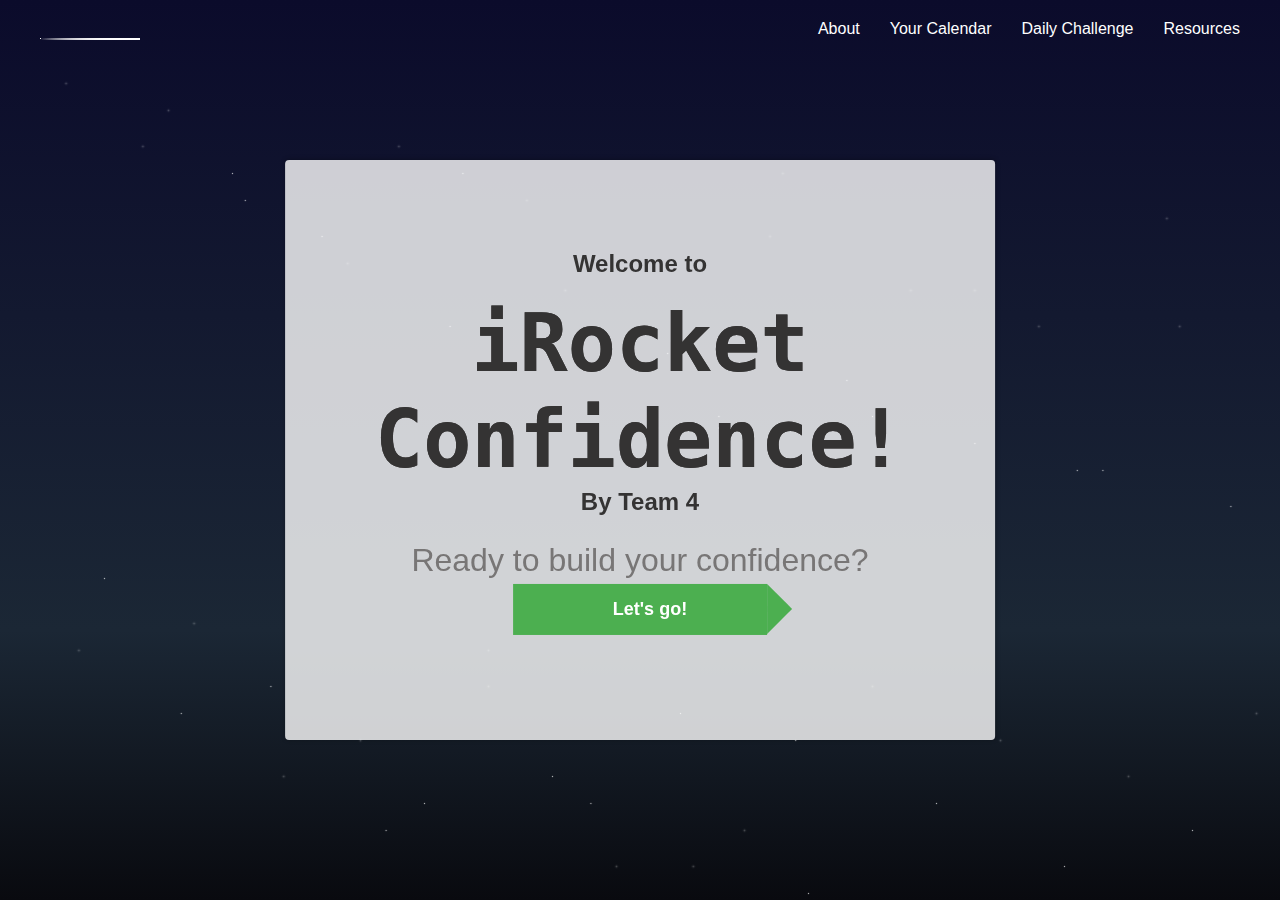
<file: index.html>
<!-- 
  iRocket Confidence | Home Page
  Purpose: This is the landing page for iRocket Confidence. It introduces the platform.
-->
<!DOCTYPE html>
<html lang="en">
<head>
  <!-- Ensures responsive design on all screen sizes -->
  <meta name="viewport" content="width=device-width, initial-scale=1.0"/>
  <!-- Page title shown in browser tab -->
  <title>Rocket Confidence | Home</title>
  <!-- Link to external stylesheet for homepage styling -->
  <link rel="stylesheet" href="index.css" />
</head>
<body>
  <!-- Navigation bar providing access to other key pages -->
  <nav>
    <ul>
      <li><a href="./about.html">About</a></li>
      <li><a href="./calendar.html">Your Calendar</a></li>
      <li><a href="./challenge.html">Daily Challenge</a></li>
      <li><a href="./resources.html">Resources</a></li>
    </ul>

<!-- Animated Background Effects -->
<div class="stars"></div>
<div class="shooting-star"></div>
<div class="shooting-star"></div>
<div class="shooting-star"></div>
<div class="shooting-star"></div>
<div class="shooting-star"></div>

<!-- Main content section -->
<div class="content">
    <!-- Welcome text and team credit -->
    <div class="intro">
      <h2>Welcome to</h2>
      <br><h1>iRocket Confidence!<span class="dot"></span>
      <br><h2>By <span class="name">Team 4</span></h2>
      <p>Ready to build your confidence?</p> 
      <a href="instructions.html">
        <button class="arrow-btn">Let's go!&nbsp;&nbsp;&nbsp;&nbsp;&nbsp;&nbsp;</button>
        </a>
    </div>
</div>

<!-- End of body content -->
</body>
</html>
</file>
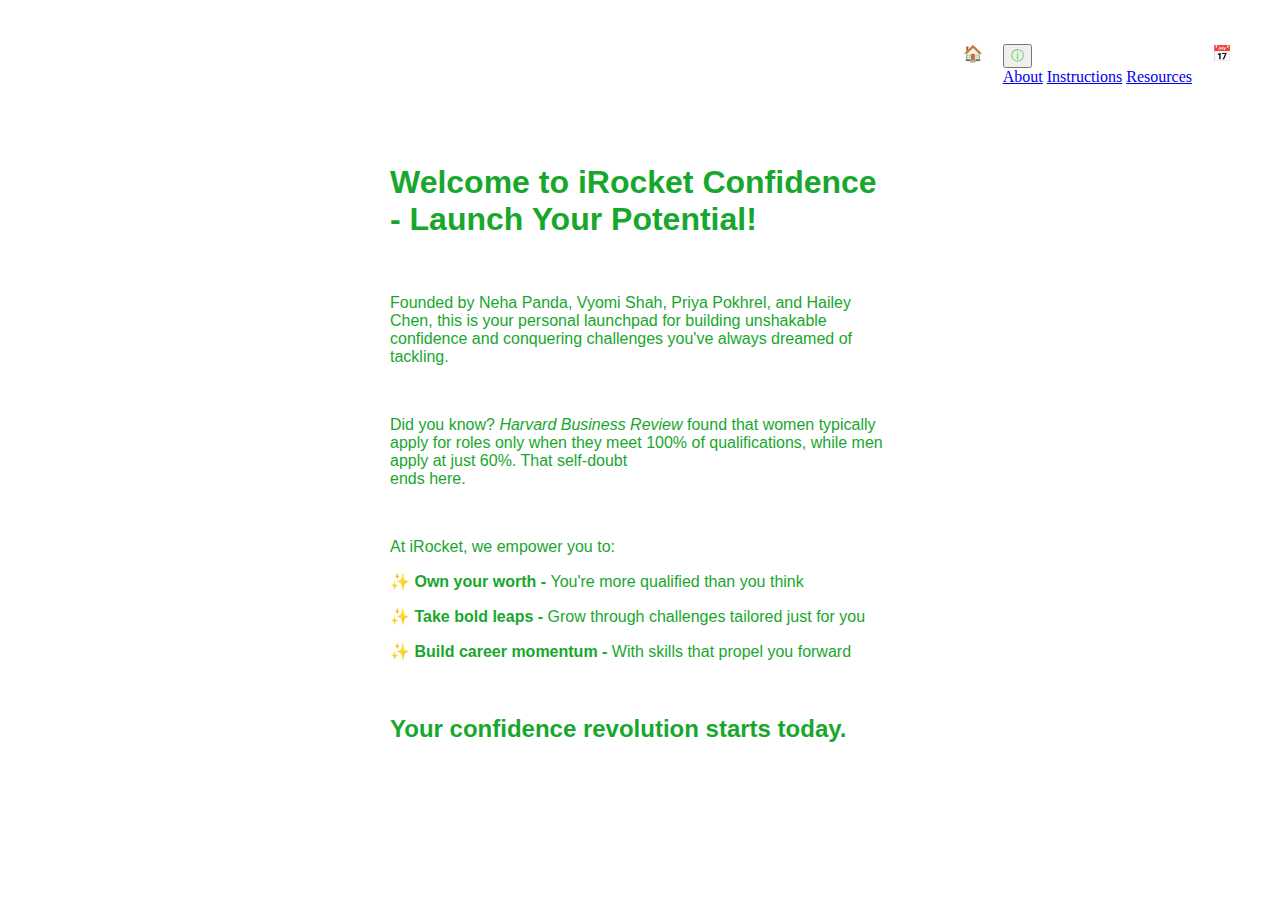
<file: about.html>
<!-- 
  iRocket Confidence | About Page
  Purpose: Introduces the team and mission behind iRocket Confidence. 
-->
<!DOCTYPE html>
<html>
    <head>
      <!-- Page title displayed in the browser tab -->
      <title>iRocket Confidence | About Us</title>
    </head>
    <body>
    <!-- Main navigation bar for page links -->
      <nav>
        <ul>
          <li><a href="./index.html"><span class="emoji">&#127968;</span></a></li>
          <div class="dropdown">
          <li><button class="dropbtn"><a href="./about.html"><span class="emoji1">&#9432;</span></a></li></button>
          <div class="dropdown-content">
            <a href="./about.html">About</a>
            <a href="./instructions.html">Instructions</a>
            <a href="./resources.html">Resources</a>
          </div>
      </div>
      <li><a href="./calendar.html"><span class="emoji">&#128197;</span></a></li>
        </ul>
      </nav>
    <main>
      <!--Main container for about content -->
      <div class="about-box">
      <!-- Page headline -->
      <h1><b>Welcome to iRocket Confidence - Launch Your Potential!</b></h1>
      </br>
      <!-- External CSS file for styling this page -->
      <link rel="stylesheet" href="about.css" />
      <div class="about">
          <!-- Intro paragraph about the team and platform purpose -->
          <p>Founded by Neha Panda, Vyomi Shah, Priya Pokhrel, and Hailey Chen, this is your personal launchpad for building unshakable confidence and conquering challenges you've always dreamed of tackling.</p> 
          </br>
          <p>Did you know? <i>Harvard Business Review</i> found that women typically apply for roles only when they meet 100% of qualifications, while men apply at just 60%. That self-doubt<br/>ends here.</p>
        </br>
          <p>At iRocket, we empower you to:</p>
          <p>&#10024; <b>Own your worth - </b>You're more qualified than you think</p>
          <p>&#10024; <b>Take bold leaps - </b>Grow through challenges tailored just for you</p>
          <p>&#10024; <b>Build career momentum - </b>With skills that propel you forward</p>
      </br>
          <h2><b>Your confidence revolution starts today.</b></h2>
        </div>
      </main>
    </div>
    </body>
</html>
</file>
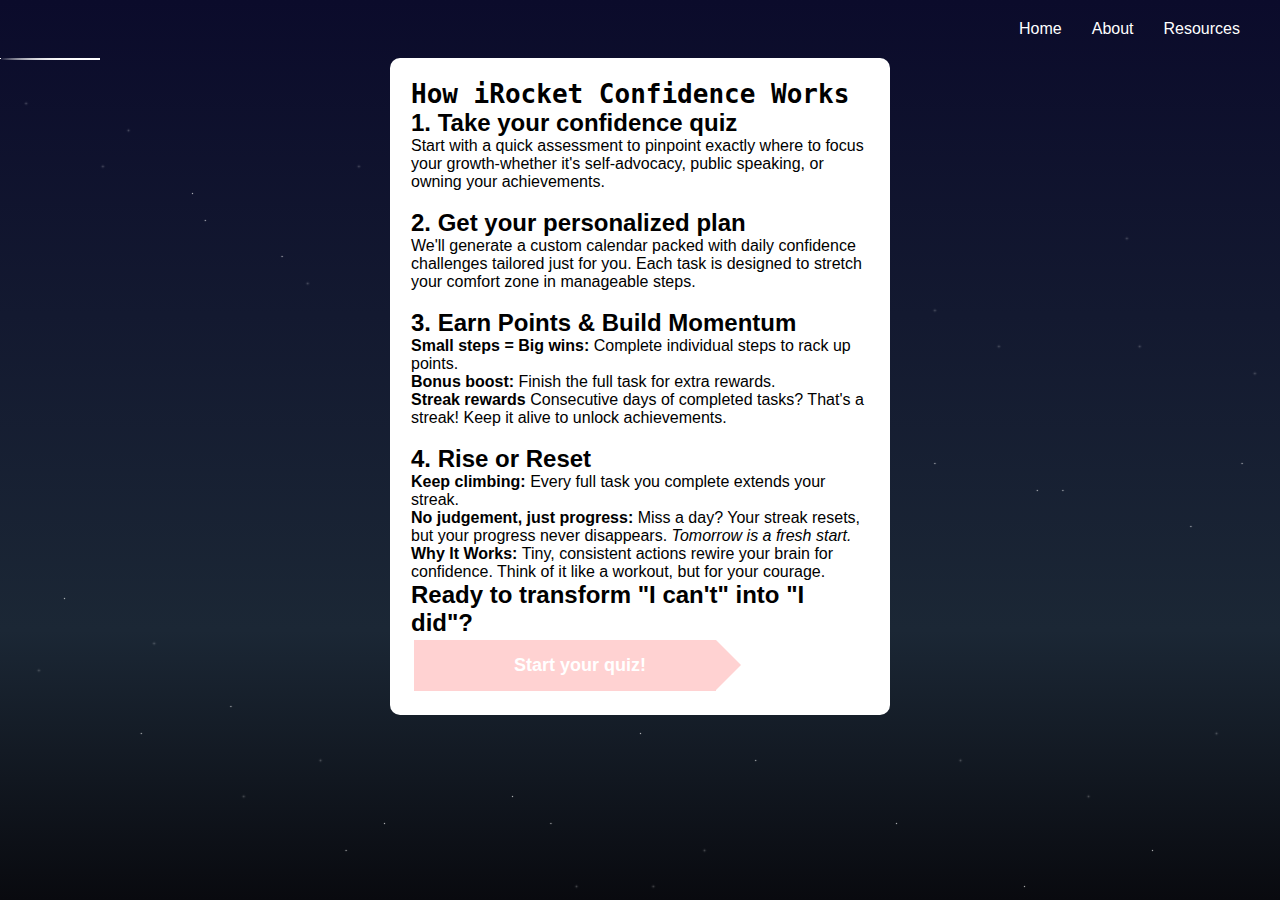
<file: instructions.html>
<!-- 
  iRocket Confidence | Instructions Page
  Purpose: Guides users through how the program works, from taking the quiz to earning points.
-->
 <!DOCTYPE html>
<html>
    <head>
        <!-- Sets the title in the browser tab -->
        <title>iRocket Confidence | Instructions</title>
        <!-- Links to the external CSS file for styling this page -->
        <link rel="stylesheet" href="instructions.css" />
    </head>
    <body>
      <!-- Navigation bar for accessing other main pages -->
      <nav>
        <ul>
          <li><a href="./index.html">Home</a></li>
          <li><a href="./about.html">About</a></li>
          <li><a href="./resources.html">Resources</a></li>
        </ul>
      </nav>
      <!-- Animated Background Effects -->
      <div class="stars"></div>
      <div class="shooting-star"></div>
      <div class="shooting-star"></div>
      <div class="shooting-star"></div>
      <div class="shooting-star"></div>
      <div class="shooting-star"></div>
        <!-- Main content container -->
        <div class="instruction-box">
          <!-- Page heading -->
          <h1>How iRocket Confidence Works</h1>
          <!-- Main Body Text -->
          <div class="instructions">
            <!-- Step 1: Taking the initial confidence quiz -->
            <h2><b>1. Take your confidence quiz</b></h2>
            <p>Start with a quick assessment to pinpoint exactly where to focus your growth-whether it's self-advocacy, public speaking, or owning your achievements.</p>
            <br>
            <!-- Step 2: Getting a custom growth plan -->
            <h2><b>2. Get your personalized plan</b></h2>
            <p>We'll generate a custom calendar packed with daily confidence challenges tailored just for you. Each task is designed to stretch your comfort zone in manageable steps.</p>
            <br>
            <!-- Step 3: Earning points and building a streak -->
            <h2><b>3. Earn Points & Build Momentum</b></h2>
            <p><b>Small steps = Big wins:</b> Complete individual steps to rack up points.</p>
            <p><b>Bonus boost:</b> Finish the full task for extra rewards.</p>
            <p><b>Streak rewards</b> Consecutive days of completed tasks? That's a streak! Keep it alive to unlock achievements.</p>
            <br>
            <!-- Step 4: Streaks and resets explained -->
            <h2><b>4. Rise or Reset</b></h2>
            <p><b>Keep climbing:</b> Every full task you complete extends your streak.</p>
            <p><b>No judgement, just progress:</b> Miss a day? Your streak resets, but your progress never disappears. <i>Tomorrow is a fresh start.</i></p>
            <p><b>Why It Works: </b>Tiny, consistent actions rewire your brain for confidence. Think of it like a workout, but for your courage.</p>
            <!-- Closing call to action -->
            <h2><b>Ready to transform "I can't" into "I did"?</b></h2>
            <!-- Button to begin the quiz -->
            <a href="quiz.html">
              <button class="rectangle-btn">Start your quiz!&nbsp;&nbsp;&nbsp;&nbsp;</button>
              </a>
          </div>
        </div>
    </div>
    <!-- Spacer for visual balance at the bottom of the page -->
    <br>
    <br>
  </body>
</html>
</file>
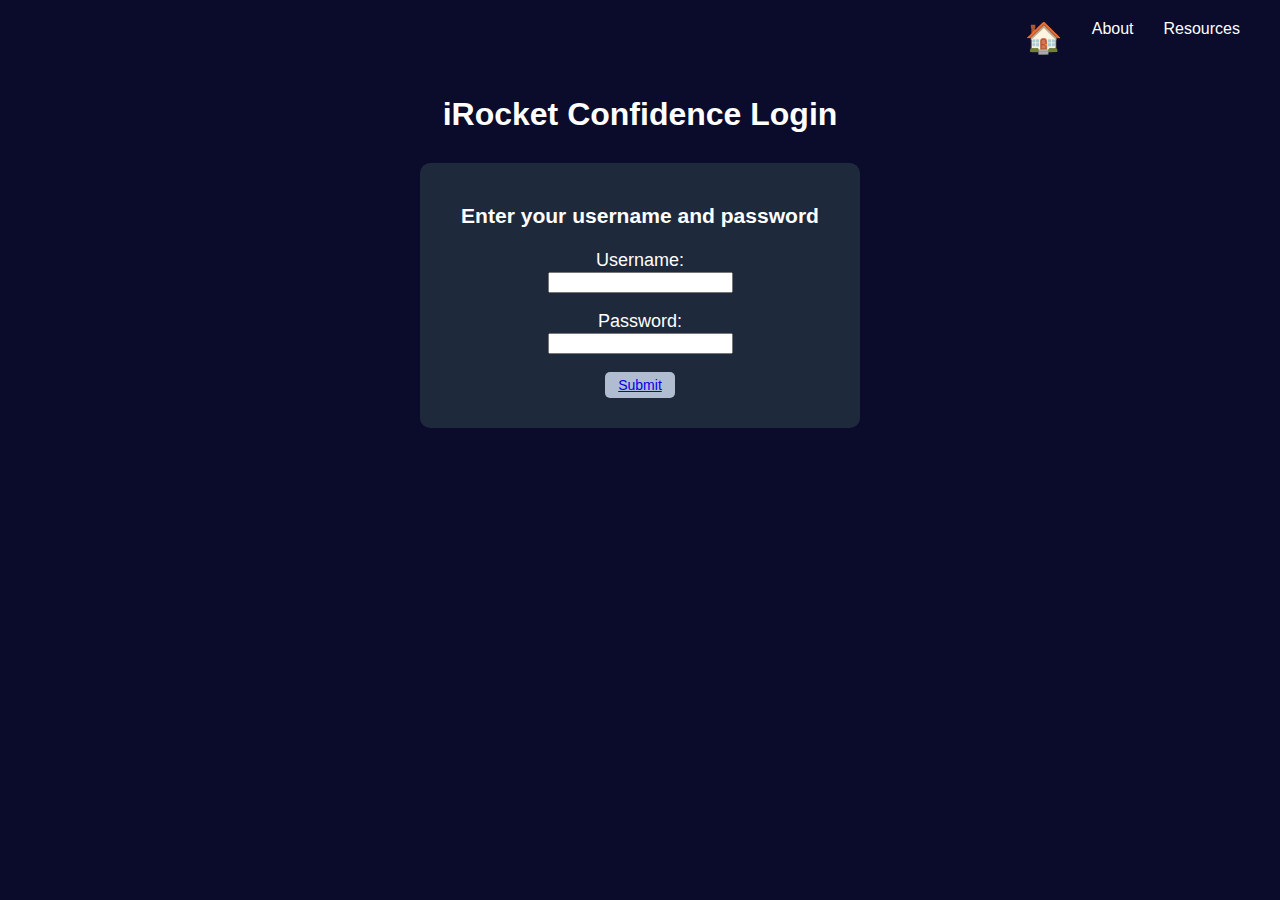
<file: login.html>
<!-- 
  iRocket Confidence | Login Page
  Purpose: Allows the user login to the application and takes them to the calendar
-->
<!DOCTYPE html>
<html lang="en">
<head>
    <!-- Page metadata and title -->
    <meta charset="UTF-8">
    <title>Login</title>
    <link rel="stylesheet" href="login.css">
</head>
<body>
  <!-- Navigation Bar for access to main links -->
    <nav>
        <ul>
          <li><a href="./index.html"><span class="emoji">&#127968;</span></a></li>
          <li><a href="./about.html">About</a></li>
          <li><a href="./resources.html">Resources</a></li>
        </ul>
      </nav>
      <!-- Title -->
      <h1>iRocket Confidence Login</h1>
    <!-- Login Box -->
    <div class="login-box">
      <h3>Enter your username and password</h3>
      <!-- === User Input Form === -->
      <form action="">
      <!-- username functionalities -->
      <label for="first">Username:</label><br>
      <input type="text" id="first" name="frist" >
      <p></p>
      <!-- password functionalities -->
      <label for="password">Password:</label><br>
      <input type="password" id="password" name="password"><br>
      <p></p>
    </form>
    <!-- submit box that links to calender page -->
    <section class="Submit-Box">
      <a href="./calendar.html">Submit</a>
    </section>
  </div>
      
</body>
</html>
</file>
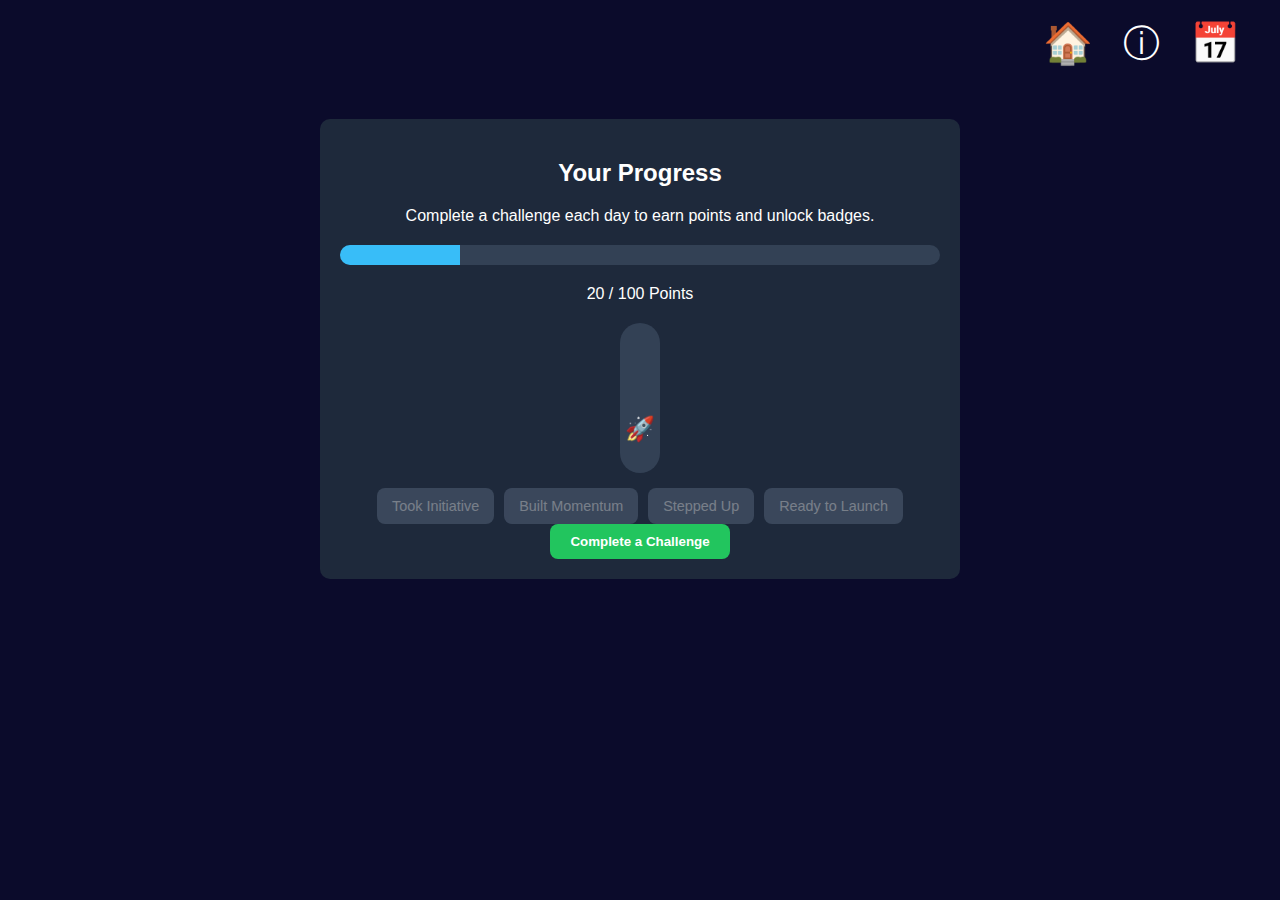
<file: progress.html>
<!-- iRocket Confidence | Progress Page
Purpose: Shows user's point progress and unlocked badges as they complete daily challenges.
-->

<!DOCTYPE html>
<html lang="en">

<head>
  <!-- Document setup -->
  <meta charset="UTF-8">
  <title>iRocket Confidence | Progress</title>

  <!-- Styles and fonts -->
  <link rel="stylesheet" href="progress.css" />
  <link rel="stylesheet" href="https://fonts.googleapis.com/css2?family=Noto+Sans:wght@400;700&display=swap">
</head>

<body>

  <!-- Navigation bar -->
  <nav>
    <ul>
      <li><a href="./index.html"><span class="emoji">&#127968;</span></a></li>
          <div class="dropdown">
          <li><button class="dropbtn"><a href="./about.html"><span class="emoji1">&#9432;</span></a></li></button>
          <div class="dropdown-content">
            <a href="./about.html">About</a>
            <a href="./instructions.html">Instructions</a>
            <a href="./resources.html">Resources</a>
          </div>
      </div>
      <li><a href="./calendar.html"><span class="emoji">&#128197;</span></a></li>
    </ul>
  </nav>

  <main>

    <!-- Progress content -->
    <div class="box">
      <h2>Your Progress</h2>
      <p class="question">Complete a challenge each day to earn points and unlock badges.</p>

      <!-- Progress bar -->
      <div class="progress-container">
        <div class="progress-bar" id="progressBar"></div>
      </div>
      <p id="progressText">0 / 100 Points</p>

      <!-- Rocket visual -->
      <div class="rocket-container">
        <div class="launch-track">
          <div class="rocket" id="rocket">🚀</div>
        </div>
      </div>

      <!-- Badge milestones -->
      <div class="badges">
      <div class="badge" id="badge25">Took Initiative</div>
      <div class="badge" id="badge50">Built Momentum</div>
      <div class="badge" id="badge75">Stepped Up</div>
      <div class="badge" id="badge100">Ready to Launch</div>
      
    </div>

      <!-- Feedback messages -->
      <p id="dailyMessage" class="hidden-message">You completed the challenge for today — come back tomorrow!</p>
      <p id="congratsMessage" class="hidden-message">You unlocked all badges for this month!</p>
      
      <!-- Demo challenge button -->
      <button onclick="completeChallenge()">Complete a Challenge</button>
    </div>

  </main>

  <!-- Progress logic -->
  <script>
    let currentPoints = 20;
    const maxPoints = 100;
    const pointsPerChallenge = 5;
    let challengeCompletedToday = false;

    function updateUI() {
      const progress = (currentPoints / maxPoints) * 100;
      document.getElementById("progressBar").style.width = progress + "%";
      document.getElementById("progressText").textContent = `${currentPoints} / ${maxPoints} Points`;
      document.getElementById("rocket").style.bottom = progress + "%";
      checkBadges();
    }

    function completeChallenge() {
      if (challengeCompletedToday || currentPoints >= maxPoints) return;
      currentPoints += pointsPerChallenge;
      if (currentPoints > maxPoints) 
      {
        currentPoints = maxPoints;
      }
        challengeCompletedToday = true;
        updateUI();
        document.getElementById("dailyMessage").classList.remove("hidden-message");

        // Mark challenge as completed in localStorage
        const today = new Date().toDateString();
          const completedDays = JSON.parse(localStorage.getItem('completedDays') || '[]');
          
          if (!completedDays.includes(today)) {
              completedDays.push(today);
              localStorage.setItem('completedDays', JSON.stringify(completedDays));
              
              // Update streak
              updateStreak();
              
              // Redirect to calendar after completion
              
                setTimeout(() => {
                  window.location.href = 'calendar.html';
                }, 1500);
              
          }
      }
    

    function updateStreak() {
        const today = new Date();
        const yesterday = new Date(today);
        yesterday.setDate(yesterday.getDate() - 1);
        
        const lastCompletion = localStorage.getItem('lastCompletion');
        let streak = parseInt(localStorage.getItem('streak') || '0');
        
        if (!lastCompletion || new Date(lastCompletion).toDateString() === yesterday.toDateString()) {
            streak += 1;
        } else if (new Date(lastCompletion).toDateString() !== today.toDateString()) {
            streak = 1; // Reset streak if not consecutive
        }
        
        localStorage.setItem('streak', streak);
        localStorage.setItem('lastCompletion', today.toString());
    }

    function checkBadges() {
      if (currentPoints >= 25) document.getElementById("badge25").classList.add("unlocked");
      if (currentPoints >= 50) document.getElementById("badge50").classList.add("unlocked");
      if (currentPoints >= 75) document.getElementById("badge75").classList.add("unlocked");
      if (currentPoints >= 100) {
        document.getElementById("badge100").classList.add("unlocked");
        document.getElementById("congratsMessage").classList.remove("hidden-message");
      }
    }

    document.addEventListener("DOMContentLoaded", updateUI);
  </script>

</body>
</html>
</file>
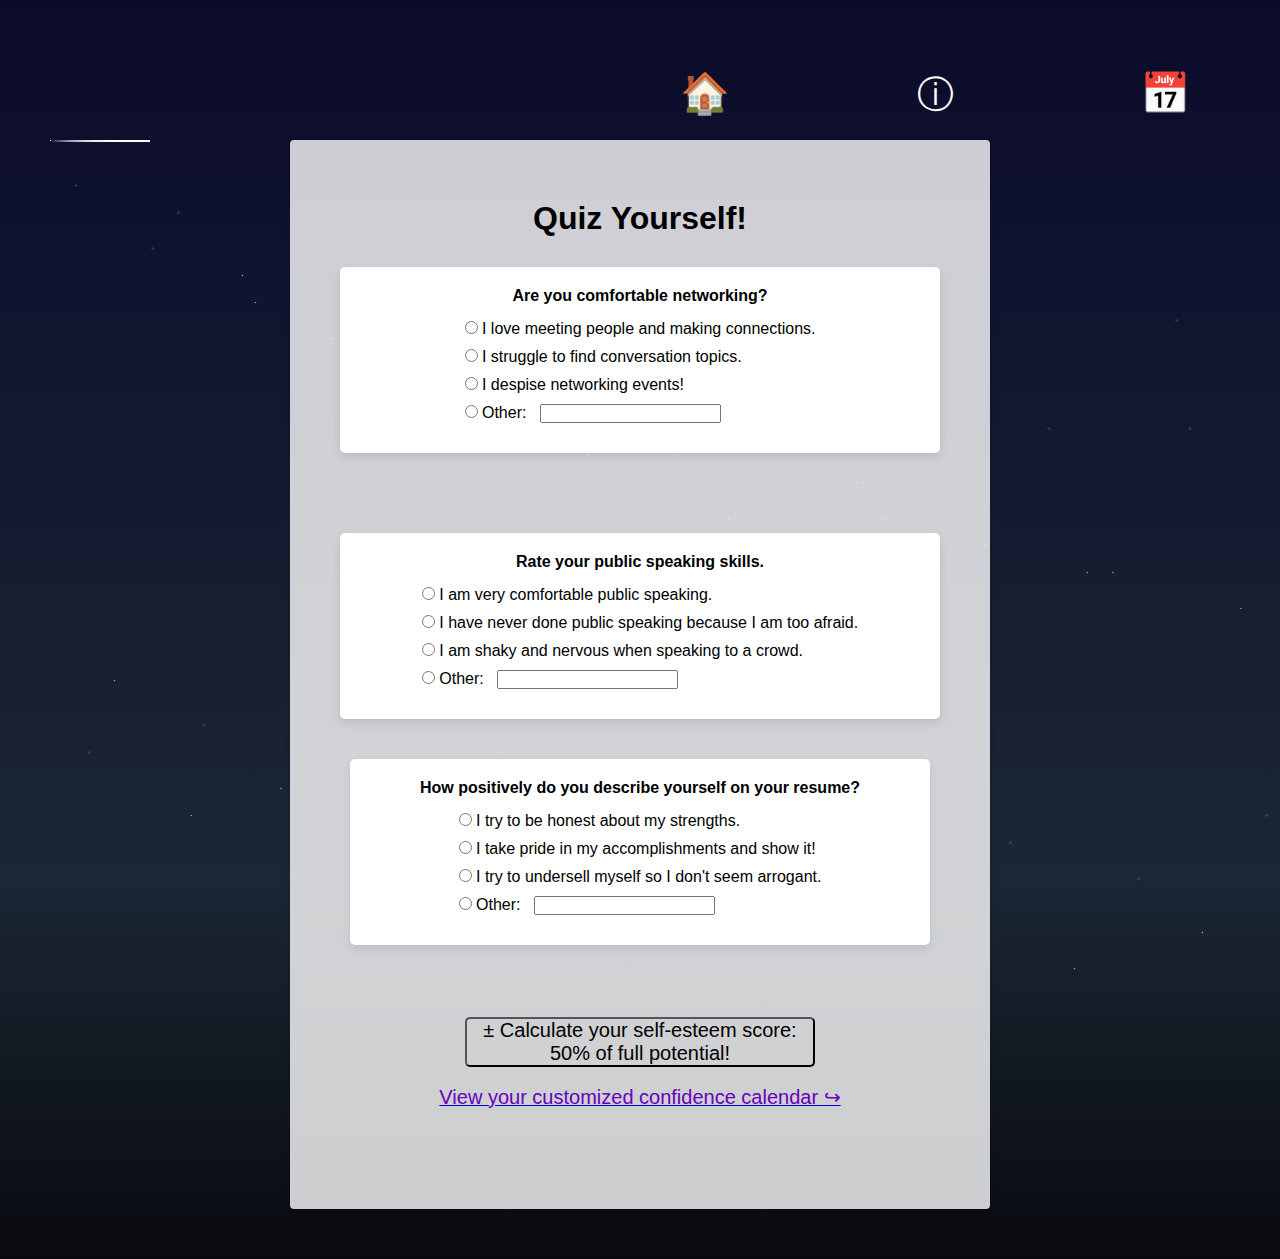
<file: quiz.html>
<!-- 
  iRocket Confidence | Quiz Page
  Purpose: Presents a quiz that assesses a user's confidence in areas like public speaking, networking, and self-presentation.
-->
<!DOCTYPE html>
<html lang="en">
<head>
  <!-- Page title and character encoding -->
  <meta charset="UTF-8">
  <title>iRocket Confidence | Placement Quiz</title>
  <!-- Link to external stylesheet for this page's styling -->
  <link rel="stylesheet" href="quiz.css" />
</head>
<body>
    <!-- Navigation bar with links to other pages -->
    <nav>
        <ul>
            <li><a href="./index.html"><span class="emoji">&#127968;</span></a></li>
            <div class="dropdown">
            <li><button class="dropbtn"><a href="./about.html"><span class="emoji1">&#9432;</span></a></li></button>
            <div class="dropdown-content">
              <a href="./about.html">About</a>
              <a href="./instructions.html">Instructions</a>
              <a href="./resources.html">Resources</a>
            </div>
        </div>
        <li><a href="./calendar.html"><span class="emoji">&#128197;</span></a></li>
        </ul>
      </nav>
</main>

<!-- Animated Background Effects -->
    <div class="stars"></div>
    <div class="shooting-star"></div>
    <div class="shooting-star"></div>
    <div class="shooting-star"></div>
    <div class="shooting-star"></div>
    <div class="shooting-star"></div>

<!-- Main container for quiz content -->
<div class="content">
    <!-- Question 1 -->
    <section class="news-section">
    <h1>Quiz Yourself!</h1>
    <div class="card-container">
        <div class="card">
            <!-- Question prompt -->
            <div class="question">
            Are you comfortable networking?
            </div>
        <!-- Answer choices -->
        <div class="choices">
            <label><input type="radio" name="answer1" value=3> I love meeting people and making connections.</label>
            <label><input type="radio" name="answer1" value=2> I struggle to find conversation topics.</label>
            <label><input type="radio" name="answer1" value=1> I despise networking events!</label>
            <label><input type="radio" name="answer1" id="radio_other" value=0> Other:&nbsp;&nbsp;&nbsp;<input type="text" name="other" class="text_box"></label>
        </div>
    </div>
    </div>
    </section>
    <!-- Script to evaluate Question 1 Response -->
    
    <!-- Question 2 -->
    <section class="news-section">
        <div class="card-container">
            <div class="card">
        <!-- Question prompt -->        
        <div class="question">
            Rate your public speaking skills.
        </div>
        <!-- Answer choices -->
        <div class="choices">
            <label><input type="radio" name="answer2" value=3> I am very comfortable public speaking.</label>
            <label><input type="radio" name="answer2" value=1> I have never done public speaking because I am too afraid.</label>
            <label><input type="radio" name="answer2" value=2> I am shaky and nervous when speaking to a crowd.</label>
            <label><input type="radio" name="answer2" id="radio_other" value=0> Other:&nbsp;&nbsp;&nbsp;<input type="text" name="other" class="text_box"></label>
    
        </div>
    </div>
    </div>
    <!-- Script to evaluate Question 2 Response -->
    <script>
        
    </script>
    <!-- Question 3 -->
    <section class="news-section">
        <div class="card-container">
            <div class="card">
        <!-- Question prompt -->
        <div class="question">
            How positively do you describe yourself on your resume?
        </div>
        <!-- Answer choices -->
        <div class="choices">
        <label><input type="radio" name="answer3" value=2> I try to be honest about my strengths.</label>
        <label><input type="radio" name="answer3" value=1> I take pride in my accomplishments and show it!</label>
        <label><input type="radio" name="answer3" value=3> I try to undersell myself so I don't seem arrogant.</label>
        <label><input type="radio" name="answer2" id="radio_other" value=0> Other:&nbsp;&nbsp;&nbsp;<input type="text" name="other" class="text_box"></label>    
    </div>
    </div>
    </div>
        <!-- Script to evaluate Question 3 Response -->
        <script>

        </script>
        <script>
                function sum() {
                    function checkAnswer1() {
                    const choices = document.getElementsByName('answer1');
                    let selectedValue1 = 0;

                    for (const choice of choices) {
                    if (choice.checked) {
                        selectedValue1 = choice.value;
                        break;
                        }
                    }
                        console.log("The value of myVariable is:", selectedValue1);
                        return selectedValue1

                  
                }

                function checkAnswer2() {
                    const choices = document.getElementsByName('answer2');
                    let selectedValue2 = 0;

                    for (const choice of choices) {
                    if (choice.checked) {
                        selectedValue2 = choice.value;
                        break;
                        }
                    }
                        console.log("The value of myVariable is:", selectedValue2);
                        return selectedValue2
                }

                function checkAnswer3() {
                    const choices = document.getElementsByName('answer3');
                    let selectedValue3 = 0;

                    for (const choice of choices) {
                    if (choice.checked) {
                        selectedValue3 = choice.value;
                        break;
                        }
                    }

                        console.log("The value of myVariable is:", selectedValue3);
                        return selectedValue3

                    
                }
                const sum = parseInt(checkAnswer1()) + parseInt(checkAnswer2()) + parseInt(checkAnswer3())
                console.log("The value of sum  is:", sum);
                return sum

    
            }
        </script>
        
         <br>
         <br>
         <br>
         <br>   
        <!-- Link to calendar page -->
        <button onclick=sum()>&#xb1; Calculate your self-esteem score:
                 <script>
                document.write("50% of full potential!")
            </script>
            </button>
        <br>
        <br>
        <a href="./calendar.html"><button1>View your customized confidence calendar &#8618;      </button></a>
    
           

            <div class="text_box">
                
    
    </div>

    
    </main>    
    
</body>
</html>
</file>
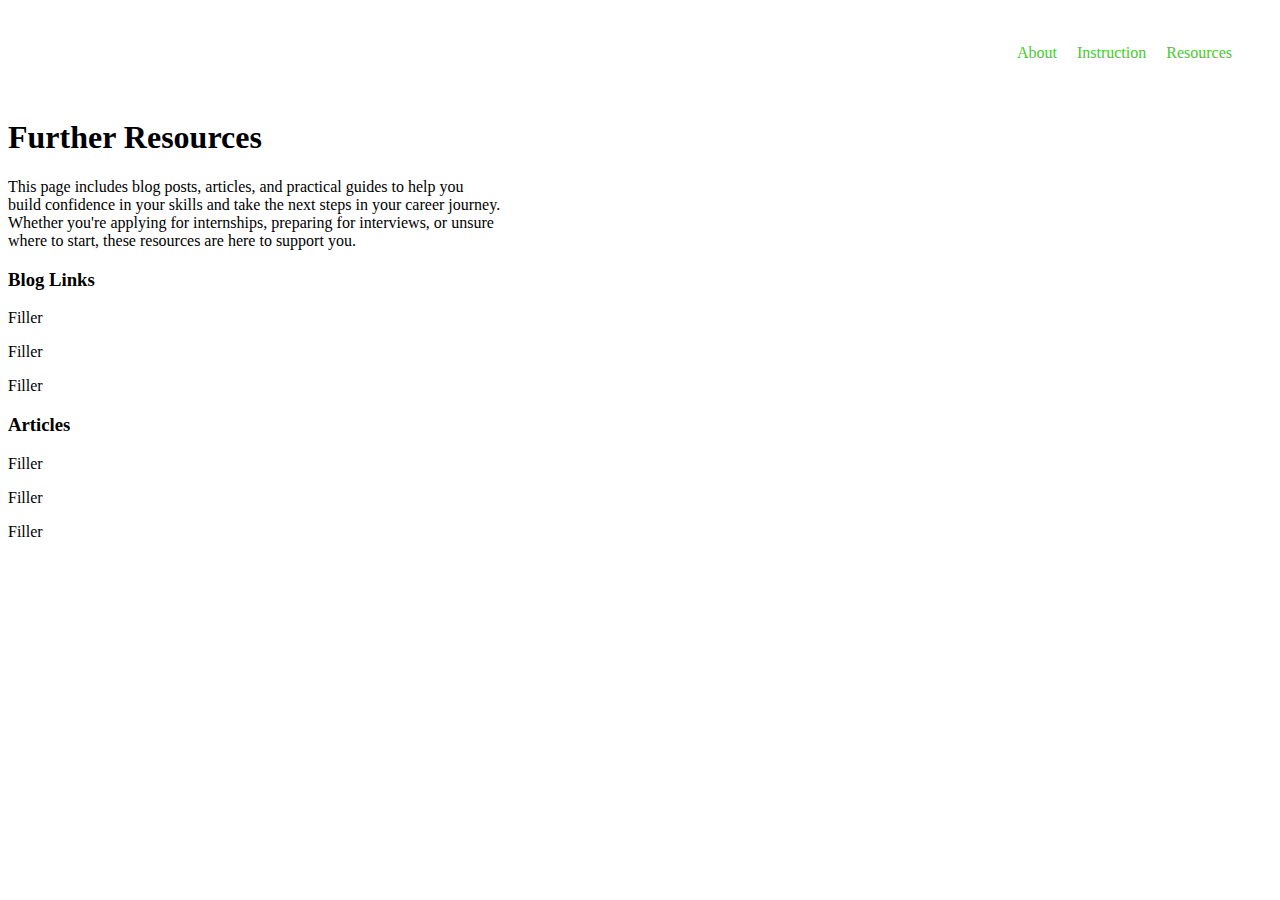
<file: resources.html>
<!-- Setup -->
<!DOCTYPE html>
<html>
    <head>
        <title>iRocket Confidence | Resources</title>
        <link rel="stylesheet" href="about.css" />
    </head>
    <body>
      <nav>
        <ul>
          <li><a href="./about.html">About</a></li>
          <li><a href="./Instructions.html">Instruction</a></li>
          <li><a href="./Resources.html">Resources</a></li>
        </ul>
      </nav>
      <main>
        <h1><b>Further Resources</b></h1>
          <div class="resources">
            <p>This page includes blog posts, articles, and practical guides to help you <br/> build confidence in your skills and take the next steps in your career journey. <br/> Whether you're applying for internships, preparing for interviews, or unsure <br/> where to start, these resources are here to support you.</p>
            <h3> Blog Links</h3>
            <p>Filler</p>
            <p>Filler</p>
            <p>Filler</p>

            <h3> Articles</h3>

              <p>Filler</p>
              <p>Filler</p>
              <p>Filler</p>
            
          </div>
       </main>
      </body>
</html>
</file>
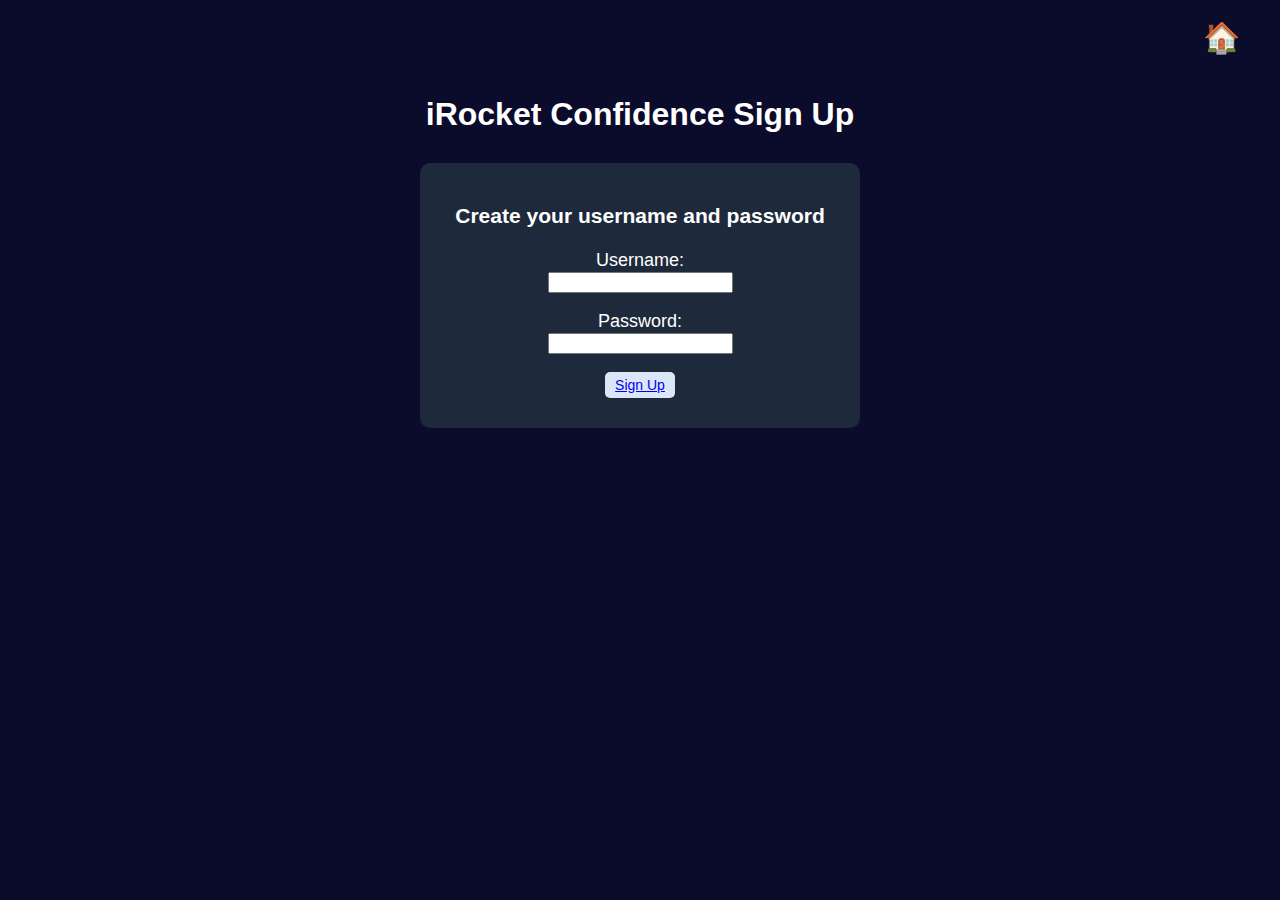
<file: signup.html>
<!-- 
  iRocket Confidence | Sign-Up Page
  Purpose: Let's the User Sign-up to the application and takes them to the instructions page
-->
<!DOCTYPE html>
<html lang="en">
<head>
    <!-- Page metadata and title -->
    <meta charset="UTF-8">
    <title>Login</title>
    <!-- Connects css file to html file -->
    <link rel="stylesheet" href="signup.css">
    
</head>
<body>
    <!-- Navigation Bar for access to main links -->
    <nav>
        <ul>
            <li><a href="./index.html"><span class="emoji">&#127968;</span></a></li>
        </ul>
      </nav>
      <!-- Main title -->
      <h1>iRocket Confidence Sign Up</h1>
    <!-- Signup Box -->
    <div class="signup-box">
      <h3>Create your username and password </h3>
      <!-- === User Input Form === -->
      <form action="">
      <!-- username functionalities -->  
      <label for="first">Username:</label><br>
      <input type="text" id="first" name="frist" >
      <p></p>
      <!-- password functionalities -->
      <label for="password">Password:</label><br>
      <input type="password" id="password" name="password"><br>
      <p></p>
    </form>
    <!-- submit box that links to instruction page -->
    <section class="Submitt-Box">
      <a href="./instructions.html">Sign Up</a>
    </section>
  </div>

      
</body>
</html>
</file>
<file: about.css>
/* Navigation */
nav {
    padding: 20px 40px;
    }
    
    nav ul {
    list-style: none;
    display: flex;
    justify-content: flex-end;
    gap: 20px;
    }
    
    nav ul li a {
    text-decoration: none;
    color: #42cd2c;
    font-weight: 500;
    transition: color 0.3s;
    }
    
    nav ul li a:hover {
    color: #facc15; /* yellow-ish hover */
    }

    .about-box {
        max-width: 500px;
        background-color: rgba(0, 0, 0, 0);
        color: #18a72d;
        font-family: 'Arial', sans-serif;
        padding: 20px;
        border: 1px solid #00000000;
        border-radius: 10px;
        margin: auto;
        text-align: left;
      }
</file>
<file: instructions.css>
.rectangle-btn {
    position: relative;
    padding: 15px 50px 15px 100px;
    margin-top: 20px;
    margin: auto;
    background-color: rgb(255, 210, 210);
    color: rgb(255, 255, 255);
    font-size: 18px;
    font-weight: bold;
    border: solid rgb(255, 255, 255);
    cursor: pointer;
    outline: none;
    transition: all 0.3s ease;
    transform-origin: center;
}



.rectangle-btn:before {
    content: "";
    position: absolute;
    top: 0;
    right: -25px;
    width: 0;
    height: 0;
    border-left: 25px solid rgb(255, 210, 210);
    border-top: 25px solid transparent;
    border-bottom: 25px solid transparent;
    transition: all 0.3s ease;
}

.rectangle-btn:hover {
    background-color: green;
}

.rectangle-btn:hover:before {
    border-left-color: green;
}

.rectangle-btn:active {
    transform: scale(0.95);
}

.rectangle-btn:active:before {
    right: -23px;
}

.instruction-box {
    max-width: 500px;
    background-color: rgba(255, 255, 255, 1);
    color: black;
    font-family: Helvetica, sans-serif;
    padding: 20px;
    border: 1px solid #00000000;
    border-radius: 10px;
    margin: auto;
    text-align: left;
  }

   /* Navigation */
  nav {
    padding: 20px 40px;
  }
  
  nav ul {
    list-style: none;
    display: flex;
    justify-content: flex-end;
    gap: 30px;
  }
  
  nav ul li a {
    text-decoration: none;
    color: #ffffff;
    font-weight: 500;
    font-family: Helvetica, sans-serif;
    transition: color 0.3s;
  }
  
  nav ul li a:hover {
    color: #facc15; /* yellow-ish hover */
  }



  /* background effect */

  * {
    margin: 0;
    padding: 0;
    box-sizing: border-box;
  }
  
  body {
    min-height: 100vh;
    background: linear-gradient(to bottom, #0b0b2b, #1b2735 70%, #090a0f);
    /* overflow: hidden; */
  }
  
  .stars {
    width: 1px;
    height: 1px;
    position: absolute;
    background: white;
    box-shadow: 2vw 5vh 2px white, 10vw 8vh 2px white, 15vw 15vh 1px white,
      22vw 22vh 1px white, 28vw 12vh 2px white, 32vw 32vh 1px white,
      38vw 18vh 2px white, 42vw 35vh 1px white, 48vw 25vh 2px white,
      53vw 42vh 1px white, 58vw 15vh 2px white, 63vw 38vh 1px white,
      68vw 28vh 2px white, 73vw 45vh 1px white, 78vw 32vh 2px white,
      83vw 48vh 1px white, 88vw 20vh 2px white, 93vw 52vh 1px white,
      98vw 35vh 2px white, 5vw 60vh 1px white, 12vw 65vh 2px white,
      18vw 72vh 1px white, 25vw 78vh 2px white, 30vw 85vh 1px white,
      35vw 68vh 2px white, 40vw 82vh 1px white, 45vw 92vh 2px white,
      50vw 75vh 1px white, 55vw 88vh 2px white, 60vw 95vh 1px white,
      65vw 72vh 2px white, 70vw 85vh 1px white, 75vw 78vh 2px white,
      80vw 92vh 1px white, 85vw 82vh 2px white, 90vw 88vh 1px white,
      95vw 75vh 2px white;
    animation: twinkle 8s infinite linear;
  }
  
  .shooting-star {
    position: absolute;
    width: 100px;
    height: 2px;
    background: linear-gradient(-90deg, white, transparent);
    animation: shoot 3s infinite ease-in;
  }
  
  .shooting-star:nth-child(1) {
    top: 20%;
    left: -100px;
    animation-delay: 0s;
  }
  
  .shooting-star:nth-child(2) {
    top: 35%;
    left: -100px;
    animation-delay: 1s;
  }
  
  .shooting-star:nth-child(3) {
    top: 50%;
    left: -100px;
    animation-delay: 2s;
  }
  
  @keyframes twinkle {
    0%,
    100% {
      opacity: 0.8;
    }
    50% {
      opacity: 0.4;
    }
  }
  
  @keyframes shoot {
    0% {
      transform: translateX(0) translateY(0) rotate(25deg);
      opacity: 1;
    }
    100% {
      transform: translateX(120vw) translateY(50vh) rotate(25deg);
      opacity: 0;
    }
  }
  
  /* Additional twinkling stars with different animation timing */
  .stars::after {
    content: "";
    position: absolute;
    width: 1px;
    height: 1px;
    background: white;
    box-shadow: 8vw 12vh 2px white, 16vw 18vh 1px white, 24vw 25vh 2px white,
      33vw 15vh 1px white, 41vw 28vh 2px white, 49vw 35vh 1px white,
      57vw 22vh 2px white, 65vw 42vh 1px white, 73vw 28vh 2px white,
      81vw 48vh 1px white, 89vw 32vh 2px white, 97vw 45vh 1px white,
      3vw 68vh 2px white, 11vw 75vh 1px white, 19vw 82vh 2px white,
      27vw 88vh 1px white, 35vw 72vh 2px white, 43vw 85vh 1px white,
      51vw 92vh 2px white, 59vw 78vh 1px white;
    animation: twinkle 6s infinite linear reverse;
  }  
  
  
  .content {
    position: relative; /* Changed from fixed */
    left: auto;
    top: auto;
    bottom: auto;
    transform: none;
    width: 100%;
    max-width: 700px; /* Or your preferred max width */
    margin: auto; /* Centers the content */
    padding: 20px;
    background-color: rgba(255,255,255,.8);
    border-radius: .25em;
    box-shadow: 0 0 .25em rgba(0,0,0,.25);
  }
  
  h1 {
    font-family:monospace;
  }
  
  @keyframes slide {
    0% {
      transform:translateX(-25%);
    }
    100% {
      transform:translateX(25%);
    }
  }

  /* Dropdown Button */
.dropbtn {
  background-color: transparent;
  color: white;
  padding: 0;
  font-size: 16px;
  border: none;
}

/* The container <div> - needed to position the dropdown content */
.dropdown {
  position: relative;
  display: inline-block;
}

/* Dropdown Content (Hidden by Default) */
.dropdown-content {
  display: none;
  position: absolute;
  background-color: #f1f1f1;
  min-width: 160px;
  box-shadow: 0px 8px 16px 0px rgba(0,0,0,0.2);
  z-index: 1;
}

/* Links inside the dropdown */
.dropdown-content a {
  color: black;
  padding: 12px 16px;
  text-decoration: none;
  display: block;
}

/* Change color of dropdown links on hover */
.dropdown-content a:hover {background-color: #ddd;}

/* Show the dropdown menu on hover */
.dropdown:hover .dropdown-content {display: block;}

/* Change the background color of the dropdown button when the dropdown content is shown */
.dropdown:hover .dropbtn {background-color: transparent;}

.emoji {
  font-size: 40px; /* Change to desired size */
}

.emoji1 {
  font-size: 36.5px; /* Change to desired size */
  padding: 15px 50px 15px -10px;
}
</file>
<file: login.css>
/* Navigation styling */
nav {
    padding: 20px 40px;
  }
  
  nav ul {
    list-style: none;
    display: flex;
    justify-content: flex-end;
    gap: 30px;
    margin: 0;
    padding: 0;
  }
  
  nav ul li a {
    text-decoration: none;
    color: #ffffff;
    font-weight: 500;
  }
  
  nav ul li a:hover {
    color: #facc15;
  }
  body {
    margin: 0;
    font-family: Helvetica, sans-serif;
    background-color: #0b0b2b;
    color: #ffffff;
    text-align: center;
  }
/* Main title styling*/
  .title{
    max-width: 400px;
    margin: 30px auto;
    background-color: #1e293b;
    padding: 20px;
    border-radius: 10px; 
  }
  /* Main box styling */
  .login-box{
    max-width: 400px;
    max-height: 800px;
    margin: 30px auto;
    background-color: #1e293b;
    padding: 20px;
    border-radius: 10px;
    font-size: 18px;
  }
  /* Submit box styling*/
  .Submit-Box{
    max-width: 60px;
    margin: 10px auto;
    background-color: #b0bdd1;
    padding: 5px;
    border-radius: 5px;
    font-size: 14px;
  }
  .emoji {
    font-size: 30px; /* Change to desired size */
  }
</file>
<file: progress.css>
/* Set up base styling */
body {
    margin: 0;
    font-family: Helvetica, sans-serif;
    background-color: #0b0b2b;
    color: #ffffff;
    text-align: center;
  }
  
  /* Navigation styling */
  nav {
    padding: 20px 40px;
  }
  
  nav ul {
    list-style: none;
    display: flex;
    justify-content: flex-end;
    gap: 30px;
    margin: 0;
    padding: 0;
  }
  
  nav ul li a {
    text-decoration: none;
    color: #ffffff;
    font-weight: 500;
  }
  
  nav ul li a:hover {
    color: #facc15;
  }
  
  /* Box layout used throughout the page */
  .box {
    max-width: 600px;
    margin: 30px auto;
    background-color: #1e293b;
    padding: 20px;
    border-radius: 10px;
  }
  
  /* Progress bar container */
  .progress-container {
    background-color: #334155;
    border-radius: 10px;
    height: 20px;
    width: 100%;
    margin: 20px 0;
    overflow: hidden;
  }
  
  /* Progress fill bar */
  .progress-bar {
    height: 100%;
    width: 0%;
    background-color: #38bdf8;
    transition: width 0.3s ease;
  }
  
  /* Rocket visual */
  .rocket-container {
    height: 150px;
    position: relative;
    margin-top: 20px;
  }
  
  .launch-track {
    width: 40px;
    height: 100%;
    margin: 0 auto;
    background-color: #334155;
    border-radius: 20px;
    position: relative;
  }
  
  .rocket {
    position: absolute;
    bottom: 0%;
    left: 50%;
    transform: translateX(-50%);
    font-size: 1.5rem;
    transition: bottom 0.3s ease;
  }
  
  /* Badge styles */
  .badges {
    display: flex;
    flex-wrap: wrap;
    justify-content: center;
    gap: 10px;
    margin-top: 15px;
  }
  
  .badge {
    background-color: #64748b;
    padding: 10px 15px;
    border-radius: 8px;
    font-size: 0.9rem;
    color: #ffffff;
    opacity: 0.4;
    transition: opacity 0.3s ease;
  }
  
  .badge.unlocked {
    background-color: #facc15;
    color: #0f172a;
    opacity: 1;
  }
  
  /* Hidden messages revealed on unlock */
  .hidden-message {
    display: none;
    margin-top: 15px;
    font-weight: bold;
    color: #facc15;
  }
  
  button {
    background-color: #22c55e;
    color: white;
    font-weight: bold;
    border: none;
    padding: 10px 20px;
    border-radius: 8px;
    cursor: pointer;
  }
  
  button:hover {
    background-color: #16a34a;
  }
  
/* Dropdown Button */
.dropbtn {
  background-color: transparent;
  color: white;
  padding: 0;
  font-size: 16px;
  border: none;
}

/* The container <div> - needed to position the dropdown content */
.dropdown {
  position: relative;
  display: inline-block;
}

/* Dropdown Content (Hidden by Default) */
.dropdown-content {
  display: none;
  position: absolute;
  background-color: #f1f1f1;
  min-width: 160px;
  box-shadow: 0px 8px 16px 0px rgba(0,0,0,0.2);
  z-index: 1;
}

/* Links inside the dropdown */
.dropdown-content a {
  color: black;
  padding: 12px 16px;
  text-decoration: none;
  display: block;
}

/* Change color of dropdown links on hover */
.dropdown-content a:hover {background-color: #ddd;}

/* Show the dropdown menu on hover */
.dropdown:hover .dropdown-content {display: block;}

/* Change the background color of the dropdown button when the dropdown content is shown */
.dropdown:hover .dropbtn {background-color: transparent;}

.emoji {
  font-size: 40px; /* Change to desired size */
}

.emoji1 {
  font-size: 36.5px; /* Change to desired size */
  padding: 15px 50px 15px -10px;
}
</file>
<file: quiz.css>
body {
    font-family: Arial, sans-serif;
    margin: 50px;
    background-image: url("starry-night-sky-in-space.jpg")
  }
    /* Navigation */
    nav {
      padding: 20px 40px;
    }
    
    nav ul {
      list-style: none;
      display: flex;
      justify-content: flex-end;
      gap: 30px;
    }
    
    nav ul li a {
      text-decoration: none;
      color: #fff;
      font-weight: 500;
      transition: color 0.3s;
    }
    
    nav ul li a:hover {
      color: #facc15; /* yellow-ish hover */
    }
  
  /* this box is used for the "submit" buttons*/
    .box {
    max-width: 400px;
    background-color: #ffffff;
    color: #cbe1ea;
    font-family: 'Arial', sans-serif;
    padding: 20px;
    border: 1px solid #f9f8f8;
    border-radius: 10px;
    margin: auto;
    text-align: center;
  }

  .box a{
    text-decoration: none;
  }

  /* a:link, a:visited {
    background-color: #000000;
    color: white;
    padding: 14px 25px;
    text-align: center;
    text-decoration: none;
    display: inline-block;
  } */
  
  .box a:hover, a:active {
    background-color: pink;
  }

  .question {
    font-weight: bold;
  }
  .choices {
    margin-top: 15px;
  }
  .choices label {
    display: block;
    margin-bottom: 10px;
    text-align: left;
  }
  .result {
    margin-top: 20px;
    font-weight: bold;
  }

/* background effect */

* {
  margin: 0;
  padding: 0;
  box-sizing: border-box;
}

body {
  min-height: 100vh;
  background: linear-gradient(to bottom, #0b0b2b, #1b2735 70%, #090a0f);
  /* overflow: hidden; */
}

.stars {
  width: 1px;
  height: 1px;
  position: absolute;
  background: white;
  box-shadow: 2vw 5vh 2px white, 10vw 8vh 2px white, 15vw 15vh 1px white,
    22vw 22vh 1px white, 28vw 12vh 2px white, 32vw 32vh 1px white,
    38vw 18vh 2px white, 42vw 35vh 1px white, 48vw 25vh 2px white,
    53vw 42vh 1px white, 58vw 15vh 2px white, 63vw 38vh 1px white,
    68vw 28vh 2px white, 73vw 45vh 1px white, 78vw 32vh 2px white,
    83vw 48vh 1px white, 88vw 20vh 2px white, 93vw 52vh 1px white,
    98vw 35vh 2px white, 5vw 60vh 1px white, 12vw 65vh 2px white,
    18vw 72vh 1px white, 25vw 78vh 2px white, 30vw 85vh 1px white,
    35vw 68vh 2px white, 40vw 82vh 1px white, 45vw 92vh 2px white,
    50vw 75vh 1px white, 55vw 88vh 2px white, 60vw 95vh 1px white,
    65vw 72vh 2px white, 70vw 85vh 1px white, 75vw 78vh 2px white,
    80vw 92vh 1px white, 85vw 82vh 2px white, 90vw 88vh 1px white,
    95vw 75vh 2px white;
  animation: twinkle 8s infinite linear;
}

.shooting-star {
  position: absolute;
  width: 100px;
  height: 2px;
  background: linear-gradient(-90deg, white, transparent);
  animation: shoot 3s infinite ease-in;
}

.shooting-star:nth-child(1) {
  top: 20%;
  left: -100px;
  animation-delay: 0s;
}

.shooting-star:nth-child(2) {
  top: 35%;
  left: -100px;
  animation-delay: 1s;
}

.shooting-star:nth-child(3) {
  top: 50%;
  left: -100px;
  animation-delay: 2s;
}

@keyframes twinkle {
  0%,
  100% {
    opacity: 0.8;
  }
  50% {
    opacity: 0.4;
  }
}

@keyframes shoot {
  0% {
    transform: translateX(0) translateY(0) rotate(25deg);
    opacity: 1;
  }
  100% {
    transform: translateX(120vw) translateY(50vh) rotate(25deg);
    opacity: 0;
  }
}

/* Additional twinkling stars with different animation timing */
.stars::after {
  content: "";
  position: absolute;
  width: 1px;
  height: 1px;
  background: white;
  box-shadow: 8vw 12vh 2px white, 16vw 18vh 1px white, 24vw 25vh 2px white,
    33vw 15vh 1px white, 41vw 28vh 2px white, 49vw 35vh 1px white,
    57vw 22vh 2px white, 65vw 42vh 1px white, 73vw 28vh 2px white,
    81vw 48vh 1px white, 89vw 32vh 2px white, 97vw 45vh 1px white,
    3vw 68vh 2px white, 11vw 75vh 1px white, 19vw 82vh 2px white,
    27vw 88vh 1px white, 35vw 72vh 2px white, 43vw 85vh 1px white,
    51vw 92vh 2px white, 59vw 78vh 1px white;
  animation: twinkle 6s infinite linear reverse;
}

.content {
  background-color:rgba(255,255,255,.8);
  border-radius:.25em;
  box-shadow:0 0 .25em rgba(0,0,0,.25);
  box-sizing:border-box;
  left:50%;
  padding:10vmin;
  position:fixed;
  text-align:left;
  top:50%;
  transform:translate(-50%, -50%);
}

h1 {
  font-family:monospace;
}

@keyframes slide {
  0% {
    transform:translateX(-25%);
  }
  100% {
    transform:translateX(25%);
  }
}



.content {
 
  position: relative;
  left: auto;
  top: auto;
  bottom: auto;
  transform: none;
  width: 100%;
  max-width: 700px;
  margin: auto;
  padding: 20px;
  background-color: rgba(255, 255, 255, .8);
  border-radius: .25em;
  box-shadow: 0 0 .25em rgba(0, 0, 0, .25);
}

h1 {
  font-family: Helvetica, sans-serif;
  font-weight: 600px;
  margin-bottom:30px;
}

@keyframes slide {
  0% {
    transform:translateX(-25%);
  }
  100% {
    transform:translateX(25%);
  }
}



.news-section {
  text-align: center;
  padding: 40px 20px;
}


.card-container {
  display: flex;
  justify-content: center;
  gap: 30px;
  flex-wrap: wrap;
}

.card {
  background-color: white;
  border-radius: 5px;
  box-shadow: 0 4px 10px rgba(0,0,0,0.1);
  overflow: hidden;
  width: 600px;
  transition: transform 0.3s ease;
  display: flex;
  flex-direction: column;
  padding: 20px;
  align-items: center;
}

button{
  height: 50px;
  width: 350px;
  font-size: 20px;
  background-color: transparent;
  border-radius: 5px;
  border-width: 0.2cap;
  color: rgb(0, 0, 0);
  cursor: pointer;
}

button1 {
  height: 50px;
  width: 350px;
  font-size: 20px;
  background-color: transparent;
  border-radius: 5px;
  border-width: 0.2cap;
  color: rgb(101, 0, 189);
  cursor: pointer;
}

button:hover{
  background-color: rgb(0, 151, 25);
}

/* Dropdown Button */
.dropbtn {
  background-color: transparent;
  color: white;
  padding: 0;
  font-size: 16px;
  border: none;
}

/* The container <div> - needed to position the dropdown content */
.dropdown {
  position: relative;
  display: inline-block;
}

/* Dropdown Content (Hidden by Default) */
.dropdown-content {
  display: none;
  position: absolute;
  background-color: #f1f1f1;
  min-width: 160px;
  box-shadow: 0px 8px 16px 0px rgba(0,0,0,0.2);
  z-index: 1;
}

/* Links inside the dropdown */
.dropdown-content a {
  color: black;
  padding: 12px 16px;
  text-decoration: none;
  display: block;
}

/* Change color of dropdown links on hover */
.dropdown-content a:hover {background-color: #ddd;}

/* Show the dropdown menu on hover */
.dropdown:hover .dropdown-content {display: block;}

/* Change the background color of the dropdown button when the dropdown content is shown */
.dropdown:hover .dropbtn {background-color: transparent;}

.emoji {
  font-size: 40px; /* Change to desired size */
}

.emoji1 {
  font-size: 36.5px; /* Change to desired size */
  padding: 15px 50px 15px -10px;
}
</file>
<file: signup.css>
/* Navigation styling */
nav {
    padding: 20px 40px;
  }
  
  nav ul {
    list-style: none;
    display: flex;
    justify-content: flex-end;
    gap: 30px;
    margin: 0;
    padding: 0;
  }
  
  nav ul li a {
    text-decoration: none;
    color: #ffffff;
    font-weight: 500;
  }
  
  nav ul li a:hover {
    color: #facc15;
  }
  body {
    margin: 0;
    font-family: Helvetica, sans-serif;
    background-color: #0b0b2b;
    color: #ffffff;
    text-align: center;
  }
/* Main title styling*/
  .title{
    max-width: 400px;
    margin: 30px auto;
    background-color: #1e293b;
    padding: 20px;
    border-radius: 10px; 
  }
/* Main box styling */
  .signup-box{
    max-width: 400px;
    max-height: 800px;
    margin: 30px auto;
    background-color: #1e293b;
    padding: 20px;
    border-radius: 10px;
    font-size: 18px;
  }
  /* Submit box styling*/
  .Submitt-Box{
    max-width: 60px;
    margin: 10px auto;
    background-color: #dbe7f9;
    padding: 5px;
    border-radius: 5px;
    font-size: 14px;
  }
  .emoji {
    font-size: 30px; /* Change to desired size */
  }
</file>
<file: index.css>
/* Reset and base styles */
* {
    margin: 0;
    padding: 0;
    box-sizing: border-box;
  }
  
  body {
    color: #343333;
    font-family: Helvetica, sans-serif;
  }
  
  /* Navigation */
  nav {
    padding: 20px 40px;
  }
  
  nav ul {
    list-style: none;
    display: flex;
    justify-content: flex-end;
    gap: 30px;
  }
  
  nav ul li a {
    text-decoration: none;
    color: #fff;
    font-weight: 500;
    font-family: Helvetica, sans-serif;
    transition: color 0.3s;
    z-index: 2
  }
  
  nav ul li a:hover {
    color: #facc15; /* yellow-ish hover */
  }
  /* Dropdown Button */
.dropbtn {
  background-color: transparent;
  color: white;
  padding: 0;
  font-size: 16px;
  border: none;
}

/* The container <div> - needed to position the dropdown content */
.dropdown {
  position: relative;
  display: inline-block;
}

/* Dropdown Content (Hidden by Default) */
.dropdown-content {
  display: none;
  position: absolute;
  background-color: #f1f1f1;
  min-width: 160px;
  box-shadow: 0px 8px 16px 0px rgba(0,0,0,0.2);
  z-index: 1;
}

/* Links inside the dropdown */
.dropdown-content a {
  color: black;
  padding: 12px 16px;
  text-decoration: none;
  display: block;
}

/* Change color of dropdown links on hover */
.dropdown-content a:hover {background-color: #ddd;}

/* Show the dropdown menu on hover */
.dropdown:hover .dropdown-content {display: block;}

/* Change the background color of the dropdown button when the dropdown content is shown */
.dropdown:hover .dropbtn {background-color: transparent;}

  /* Main intro section */
main {
  display: block;
  justify-content: center;
  z-index: -1;
  align-items: center;
  height: 80vh;
  text-align: center;
  display: center;
  justify-content: flex-end;
}

.intro h1 {
  font-size: 5rem;
  font-weight: 750;
  line-height: 1.2;
  text-shadow: 0px 0px 0px #464444;
}

.intro .dot {
  color: #facc15;
}

.intro .name {
  display: inline-block;
}

.intro p {
  margin-top: 20px;
  font-size: 2rem;
  color: #787676;
  line-height: 1.5;
}




  .arrow-btn {
    position: relative;
    padding: 15px 50px 15px 100px;
    margin-top: 0.1px;
    margin-bottom: 15px;
    background-color: #4CAF50;
    color: white;
    text-align: center;
    font-size: 18px;
    font-weight: bold;
    border: none;
    cursor: pointer;
    outline: none;
    transition: all 0.3s ease;
    transform-origin: center;
}

.arrow-btn:before {
    content: "";
    position: absolute;
    top: 0;
    right: -25px;
    width: 0;
    height: 0;
    border-left: 25px solid #4CAF50;
    border-top: 25px solid transparent;
    border-bottom: 25px solid transparent;
    transition: all 0.3s ease;
}

.arrow-btn:hover {
    background-color: #45a049;
}

.arrow-btn:hover:before {
    border-left-color: #45a049;
}

.arrow-btn:active {
  transform: scale(0.95);
}

.arrow-btn:active:before {
  right: -23px;
}

a {
    text-decoration: none;
}

/* background effect */

* {
  margin: 0;
  padding: 0;
  box-sizing: border-box;
}

body {
  min-height: 100vh;
  background: linear-gradient(to bottom, #0b0b2b, #1b2735 70%, #090a0f);
  /* overflow: hidden; */
}

.stars {
  width: 1px;
  height: 1px;
  position: absolute;
  background: white;
  box-shadow: 2vw 5vh 2px white, 10vw 8vh 2px white, 15vw 15vh 1px white,
    22vw 22vh 1px white, 28vw 12vh 2px white, 32vw 32vh 1px white,
    38vw 18vh 2px white, 42vw 35vh 1px white, 48vw 25vh 2px white,
    53vw 42vh 1px white, 58vw 15vh 2px white, 63vw 38vh 1px white,
    68vw 28vh 2px white, 73vw 45vh 1px white, 78vw 32vh 2px white,
    83vw 48vh 1px white, 88vw 20vh 2px white, 93vw 52vh 1px white,
    98vw 35vh 2px white, 5vw 60vh 1px white, 12vw 65vh 2px white,
    18vw 72vh 1px white, 25vw 78vh 2px white, 30vw 85vh 1px white,
    35vw 68vh 2px white, 40vw 82vh 1px white, 45vw 92vh 2px white,
    50vw 75vh 1px white, 55vw 88vh 2px white, 60vw 95vh 1px white,
    65vw 72vh 2px white, 70vw 85vh 1px white, 75vw 78vh 2px white,
    80vw 92vh 1px white, 85vw 82vh 2px white, 90vw 88vh 1px white,
    95vw 75vh 2px white;
  animation: twinkle 8s infinite linear;
}

.shooting-star {
  position: absolute;
  width: 100px;
  height: 2px;
  background: linear-gradient(-90deg, white, transparent);
  animation: shoot 3s infinite ease-in;
}

.shooting-star:nth-child(1) {
  top: 20%;
  left: -100px;
  animation-delay: 0s;
}

.shooting-star:nth-child(2) {
  top: 35%;
  left: -100px;
  animation-delay: 1s;
}

.shooting-star:nth-child(3) {
  top: 50%;
  left: -100px;
  animation-delay: 2s;
}

@keyframes twinkle {
  0%,
  100% {
    opacity: 0.8;
  }
  50% {
    opacity: 0.4;
  }
}

@keyframes shoot {
  0% {
    transform: translateX(0) translateY(0) rotate(25deg);
    opacity: 1;
  }
  100% {
    transform: translateX(120vw) translateY(50vh) rotate(25deg);
    opacity: 0;
  }
}

/* Additional twinkling stars with different animation timing */
.stars::after {
  content: "";
  position: absolute;
  width: 1px;
  height: 1px;
  background: white;
  box-shadow: 8vw 12vh 2px white, 16vw 18vh 1px white, 24vw 25vh 2px white,
    33vw 15vh 1px white, 41vw 28vh 2px white, 49vw 35vh 1px white,
    57vw 22vh 2px white, 65vw 42vh 1px white, 73vw 28vh 2px white,
    81vw 48vh 1px white, 89vw 32vh 2px white, 97vw 45vh 1px white,
    3vw 68vh 2px white, 11vw 75vh 1px white, 19vw 82vh 2px white,
    27vw 88vh 1px white, 35vw 72vh 2px white, 43vw 85vh 1px white,
    51vw 92vh 2px white, 59vw 78vh 1px white;
  animation: twinkle 6s infinite linear reverse;
}

.content {
  background-color:rgba(255,255,255,.8);
  border-radius:.25em;
  box-shadow:0 0 .25em rgba(0,0,0,.25);
  box-sizing:border-box;
  left:50%;
  z-index: 0;
  padding: 10vmin;
  position:fixed;
  text-align:center;
  top:50%;
  transform:translate(-50%, -50%);
}

h1 {
  font-family:monospace;
}

@keyframes slide {
  0% {
    transform:translateX(-25%);
  }
  100% {
    transform:translateX(25%);
  }
}

.emoji {
  font-size: 40px; /* Change to desired size */
}

.emoji1 {
  font-size: 36.5px; /* Change to desired size */
  padding: 15px 50px 15px -10px;
}
</file>
